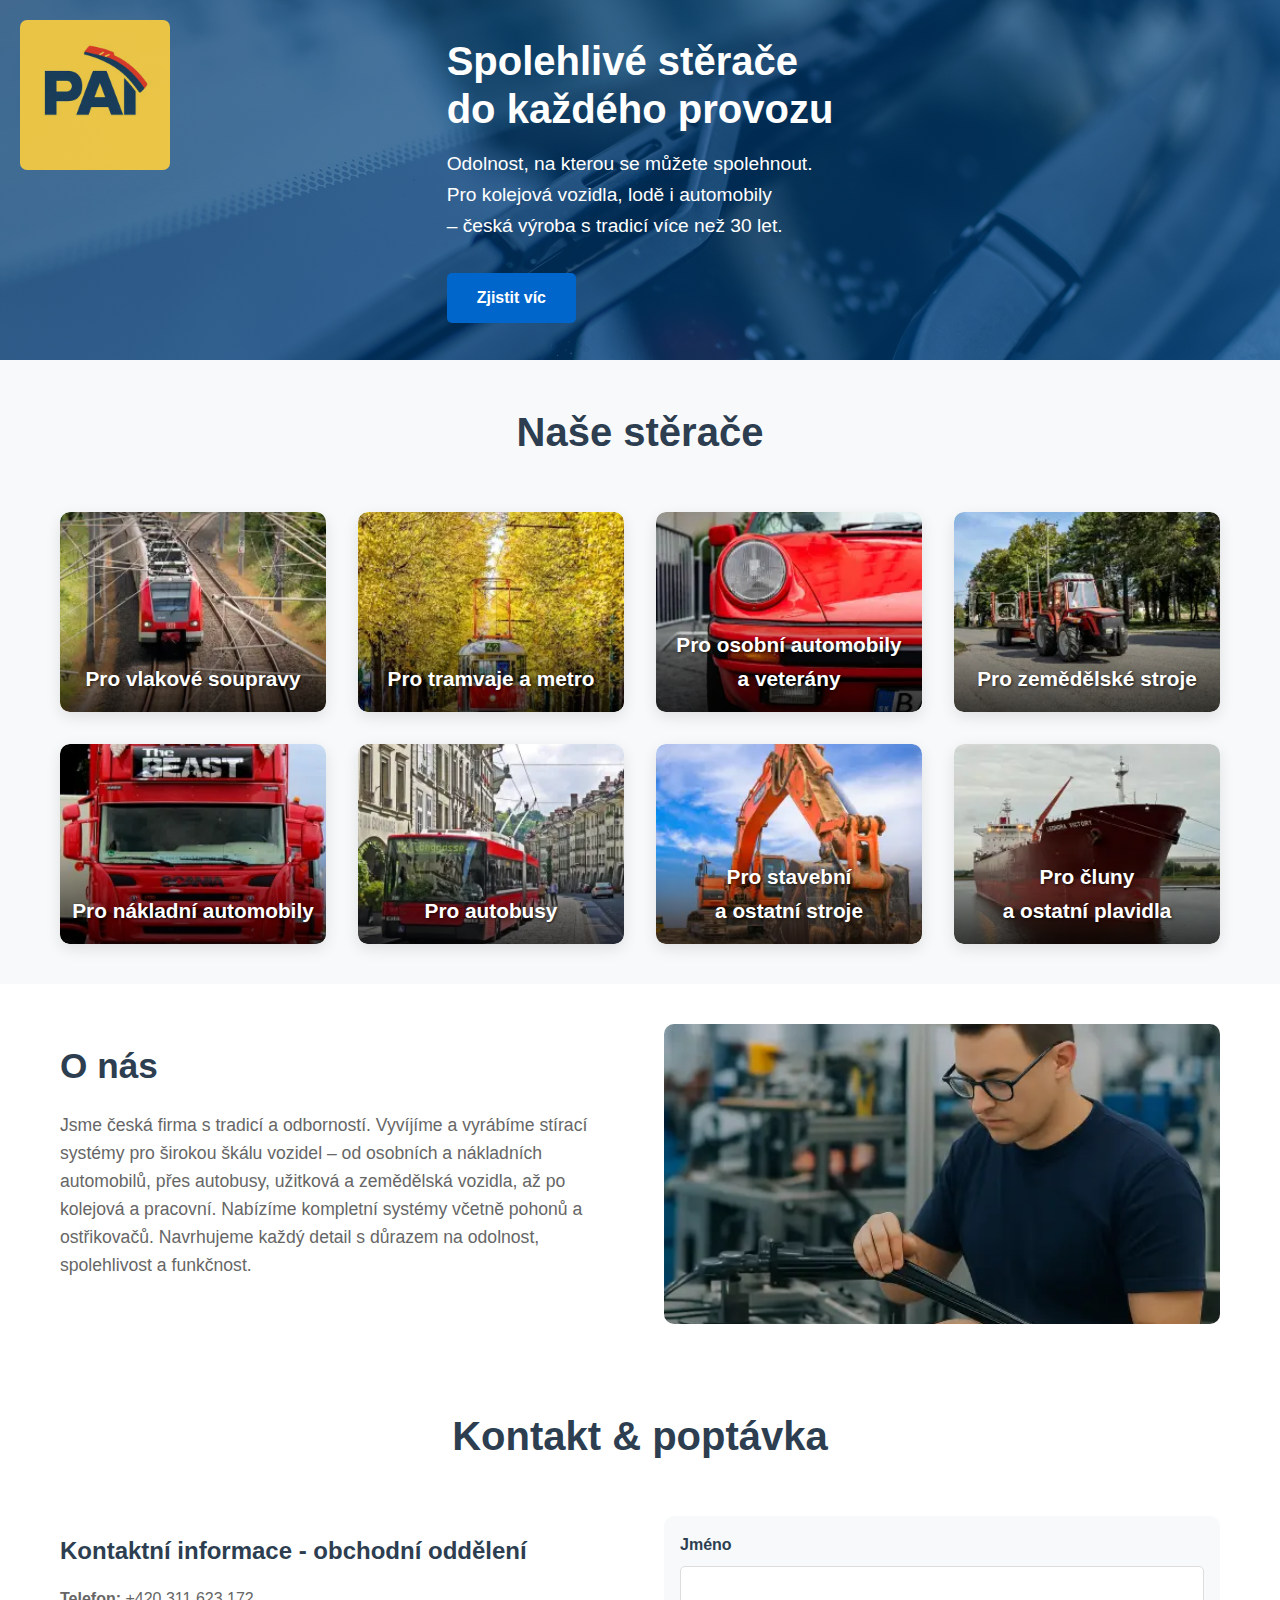
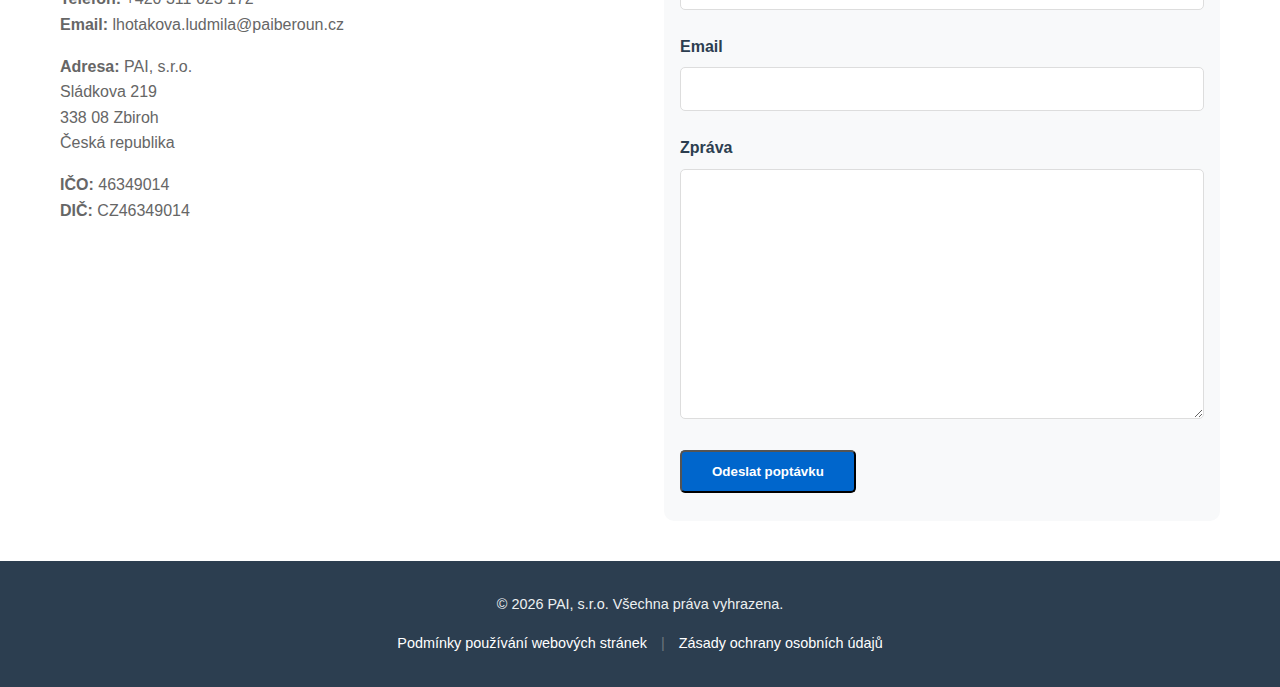
<file: index.htm>
<!DOCTYPE html>
<html lang="cs">
<head>
    <meta charset="UTF-8">
    <meta name="viewport" content="width=device-width, initial-scale=1.0">
    <title>Spolehlivé stěrače do každého provozu</title>
    <link rel="stylesheet" href="style.css">

    <link rel="apple-touch-icon" sizes="180x180" href="/apple-touch-icon.png">
    <link rel="icon" type="image/png" sizes="32x32" href="/favicon-32x32.png">
    <link rel="icon" type="image/png" sizes="16x16" href="/favicon-16x16.png">
    <link rel="manifest" href="/site.webmanifest">
</head>
<!-- Google tag (gtag.js) -->
<script async src="https://www.googletagmanager.com/gtag/js?id=G-D3M64HKCYD"></script>
<script>
  window.dataLayer = window.dataLayer || [];
  function gtag(){dataLayer.push(arguments);}
  gtag('js', new Date());

  gtag('config', 'G-D3M64HKCYD');
</script>
<body>
    <!-- Hero Section -->
    <section class="hero">
        <div class="container">
            <div class="hero-content fade-in">
                <h1>Spolehlivé stěrače <br>do každého provozu</h1>
                <p>Odolnost, na kterou se můžete spolehnout.<br>Pro kolejová vozidla, lodě i automobily<br>– česká výroba s tradicí více než 30 let.</p>
                <a href="#products" class="btn">Zjistit víc</a>
            </div>
        </div>
    </section>

        <section id="products" class="products">
        <div class="container">
            <h2 class="section-title fade-in">Naše stěrače</h2>
            <div class="products-grid">
                <div class="product-card fade-in">
                    <h3>Pro vlakové soupravy</h3>
                </div>
                <div class="product-card fade-in">
                    <h3>Pro tramvaje a metro</h3>
                </div>
                <div class="product-card fade-in">
                    <h3>Pro osobní automobily <br>a veterány</h3>
                </div>
                <div class="product-card fade-in">
                    <h3>Pro zemědělské stroje</h3>
                </div>
                <div class="product-card fade-in">
                    <h3>Pro nákladní automobily</h3>
                </div>
                <div class="product-card fade-in">
                    <h3>Pro autobusy</h3>
                </div>
                <div class="product-card fade-in">
                    <h3>Pro stavební <br>a ostatní stroje</h3>
                </div>
                <div class="product-card fade-in">
                    <h3>Pro čluny <br>a ostatní plavidla</h3>
                </div>
            </div>
        </div>
    </section>

    <!-- Manufacturing Section -->
    <section class="manufacturing">
        <div class="container">
            <div class="manufacturing-content">
                <div class="manufacturing-text fade-in">
                    <h2>O nás</h2>
                    <p>Jsme česká firma s tradicí a odborností. Vyvíjíme a vyrábíme stírací systémy pro širokou škálu vozidel – od osobních a nákladních automobilů, přes autobusy, užitková a zemědělská vozidla, až po kolejová a pracovní. Nabízíme kompletní systémy včetně pohonů a ostřikovačů. Navrhujeme každý detail s důrazem na odolnost, spolehlivost a funkčnost.</p>
                </div>
	    	<div class="manufacturing-image fade-in">
                    </div>
                </div>
            </div>
        </div>
    </section>

    <!-- Contact Section -->
    <section id="contact" class="contact">
        <div class="container">
            <h2 class="section-title fade-in">Kontakt & poptávka</h2>
            <div class="contact-content">
		<div class="contact-info fade-in">
                    <h3>Kontaktní informace - obchodní oddělení</h3>
                    <p><strong>Telefon:</strong> +420 311 623 172<br><strong>Email:</strong> lhotakova.ludmila@paiberoun.cz</p>
                    <p><strong>Adresa:</strong> PAI, s.r.o.<br>Sládkova 219<br>338 08 Zbiroh<br>Česká republika<br></p>
		    <p><strong>IČO:</strong> 46349014<br><strong>DIČ:</strong> CZ46349014</p>

                    
                    <div class="google-map">
                        <iframe src="https://www.google.com/maps/embed?pb=!1m18!1m12!1m3!1d2572.1708182468005!2d13.767116776982025!3d49.85803582984118!2m3!1f0!2f0!3f0!3m2!1i1024!2i768!4f13.1!3m3!1m2!1s0x470b00075feb41e5%3A0x863d8c1f3ad0d113!2sSl%C3%A1dkova%2019%2C%20338%2008%20Zbiroh!5e0!3m2!1sen!2scz!4v1749127744792!5m2!1sen!2scz" width="550" height="250" style="border:0;" allowfullscreen="" loading="lazy" referrerpolicy="no-referrer-when-downgrade"></iframe>
                    </div>
                </div>
                <div class="contact-form fade-in">
                    <form target="_blank" action="https://usebasin.com/f/e46a2d47b48a" method="POST">
                        <div class="form-group">
                            <label for="name">Jméno</label>
                            <input type="text" id="name" name="name" required>
                        </div>
                        <div class="form-group">
                            <label for="email">Email</label>
                            <input type="email" id="email" name="email" required>
                        </div>
                        <div class="form-group">
                            <label for="message">Zpráva</label>
                            <textarea id="message" name="message" required></textarea>
                        </div>
                        <button type="submit" class="btn">Odeslat poptávku</button>
		    <input type="hidden" name="_subject" value="Nová poptávka">
                    </form>
                </div>
            </div>
        </div>
    </section>

    <footer class="site-footer">
        <div class="container">
            <div class="footer-content">
                <p>&copy; <span id="currentYear"></span> PAI, s.r.o. Všechna práva vyhrazena.</p>
                <nav class="footer-nav">
                    <a href="pouzivani.htm">Podmínky používání webových stránek</a>
                    <span>|</span>
                    <a href="osobni_udaje.htm">Zásady ochrany osobních údajů</a>
                </nav>
            </div>
        </div>
    </footer>

    <script>
        document.getElementById('currentYear').textContent = new Date().getFullYear();
    </script>

</body>
</html>
</file>
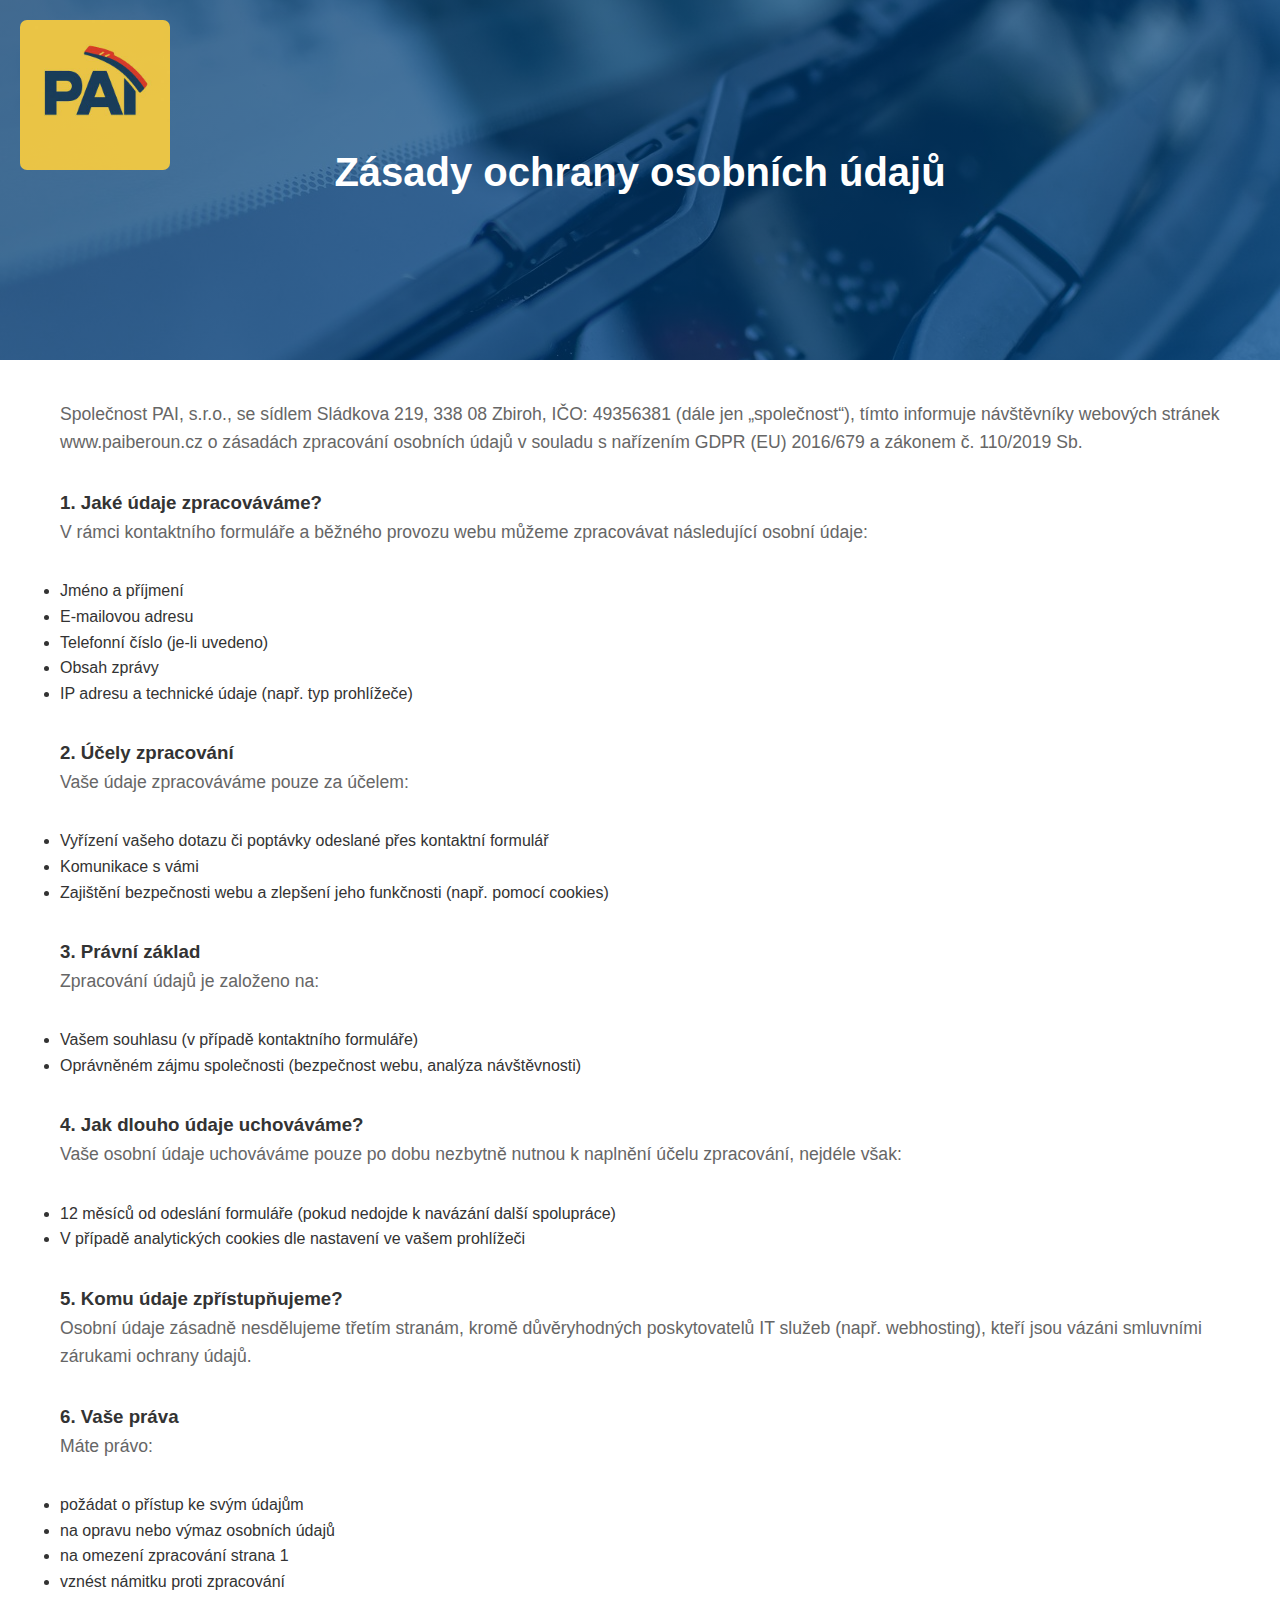
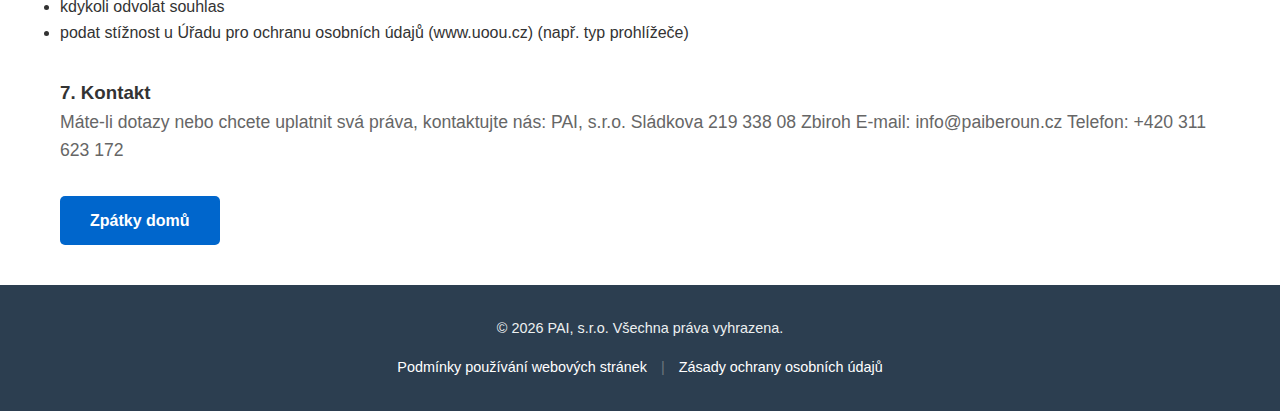
<file: osobni_udaje.htm>
<!DOCTYPE html>
<html lang="cs">
<head>
    <meta charset="UTF-8">
    <meta name="viewport" content="width=device-width, initial-scale=1.0">
    <title>Spolehlivé stěrače do každého provozu</title>
    <link rel="stylesheet" href="style.css">

    <link rel="apple-touch-icon" sizes="180x180" href="/apple-touch-icon.png">
    <link rel="icon" type="image/png" sizes="32x32" href="/favicon-32x32.png">
    <link rel="icon" type="image/png" sizes="16x16" href="/favicon-16x16.png">
    <link rel="manifest" href="/site.webmanifest">
</head>
<!-- Google tag (gtag.js) -->
<script async src="https://www.googletagmanager.com/gtag/js?id=G-D3M64HKCYD"></script>
<script>
  window.dataLayer = window.dataLayer || [];
  function gtag(){dataLayer.push(arguments);}
  gtag('js', new Date());

  gtag('config', 'G-D3M64HKCYD');
</script>
<body>
    <!-- Hero Section -->
    <section class="hero">
        <div class="container">
            <div class="hero-content fade-in">
                <h1>Zásady ochrany osobních údajů</h1>
            </div>
        </div>
    </section>

    <!-- Manufacturing Section -->
    <section class="manufacturing">
        <div class="container">
            <div class="manufacturing-text fade-in">
                <p>Společnost PAI, s.r.o., se sídlem Sládkova 219, 338 08 Zbiroh, IČO: 49356381 (dále jen „společnost“), tímto informuje návštěvníky webových stránek www.paiberoun.cz o zásadách zpracování osobních údajů v souladu s nařízením GDPR (EU) 2016/679 a zákonem č. 110/2019 Sb.</p>
		<h3>1. Jaké údaje zpracováváme?</h3>
		<p>V rámci kontaktního formuláře a běžného provozu webu můžeme zpracovávat následující osobní údaje:
		    <ul>
			<li>Jméno a příjmení</li>
			<li>E-mailovou adresu</li>
			<li>Telefonní číslo (je-li uvedeno)</li>
			<li>Obsah zprávy</li>
			<li>IP adresu a technické údaje (např. typ prohlížeče)</li>
		    </ul>
		</p>
		<h3>2. Účely zpracování</h3>
		<p>Vaše údaje zpracováváme pouze za účelem:
		    <ul>
			<li>Vyřízení vašeho dotazu či poptávky odeslané přes kontaktní formulář</li>
			<li>Komunikace s vámi</li>
			<li>Zajištění bezpečnosti webu a zlepšení jeho funkčnosti (např. pomocí cookies)</li>
		    </ul>
		</p>
		<h3>3. Právní základ</h3>
		<p>Zpracování údajů je založeno na:
		    <ul>
			<li>Vašem souhlasu (v případě kontaktního formuláře)</li>
			<li>Oprávněném zájmu společnosti (bezpečnost webu, analýza návštěvnosti)</li>
		    </ul>
		</p>
		<h3>4. Jak dlouho údaje uchováváme?</h3>
		<p>Vaše osobní údaje uchováváme pouze po dobu nezbytně nutnou k naplnění účelu zpracování, nejdéle však:
		    <ul>
			<li>12 měsíců od odeslání formuláře (pokud nedojde k navázání další spolupráce)</li>
			<li>V případě analytických cookies dle nastavení ve vašem prohlížeči</li>
		    </ul>
		</p>
		<h3>5. Komu údaje zpřístupňujeme?</h3>
		<p>Osobní údaje zásadně nesdělujeme třetím stranám, kromě důvěryhodných poskytovatelů IT služeb (např. webhosting), kteří jsou vázáni smluvními zárukami ochrany údajů.</p>
		<h3>6. Vaše práva</h3>
		<p>Máte právo:
		    <ul>
			<li>požádat o přístup ke svým údajům</li>
			<li>na opravu nebo výmaz osobních údajů</li>
			<li>na omezení zpracování strana 1</li>
			<li>vznést námitku proti zpracování</li>
			<li>kdykoli odvolat souhlas</li>
			<li>podat stížnost u Úřadu pro ochranu osobních údajů (www.uoou.cz) (např. typ prohlížeče)</li>
		    </ul>
		</p>
		<h3>7. Kontakt</h3>
		<p>Máte-li dotazy nebo chcete uplatnit svá práva, kontaktujte nás: PAI, s.r.o. Sládkova 219 338 08 Zbiroh E-mail: info@paiberoun.cz Telefon: +420 311 623 172</p>
		    <a href="https://www.paiberoun.cz" class="btn">Zpátky domů</a>
                </div>
            </div>
        </div>
    </section>

    <footer class="site-footer">
        <div class="container">
            <div class="footer-content">
                <p>&copy; <span id="currentYear"></span> PAI, s.r.o. Všechna práva vyhrazena.</p>
                <nav class="footer-nav">
                    <a href="pouzivani.htm">Podmínky používání webových stránek</a>
                    <span>|</span>
                    <a href="osobni_udaje.htm">Zásady ochrany osobních údajů</a>
                </nav>
            </div>
        </div>
    </footer>

    <script>
        document.getElementById('currentYear').textContent = new Date().getFullYear();
    </script>

</body>
</html>
</file>
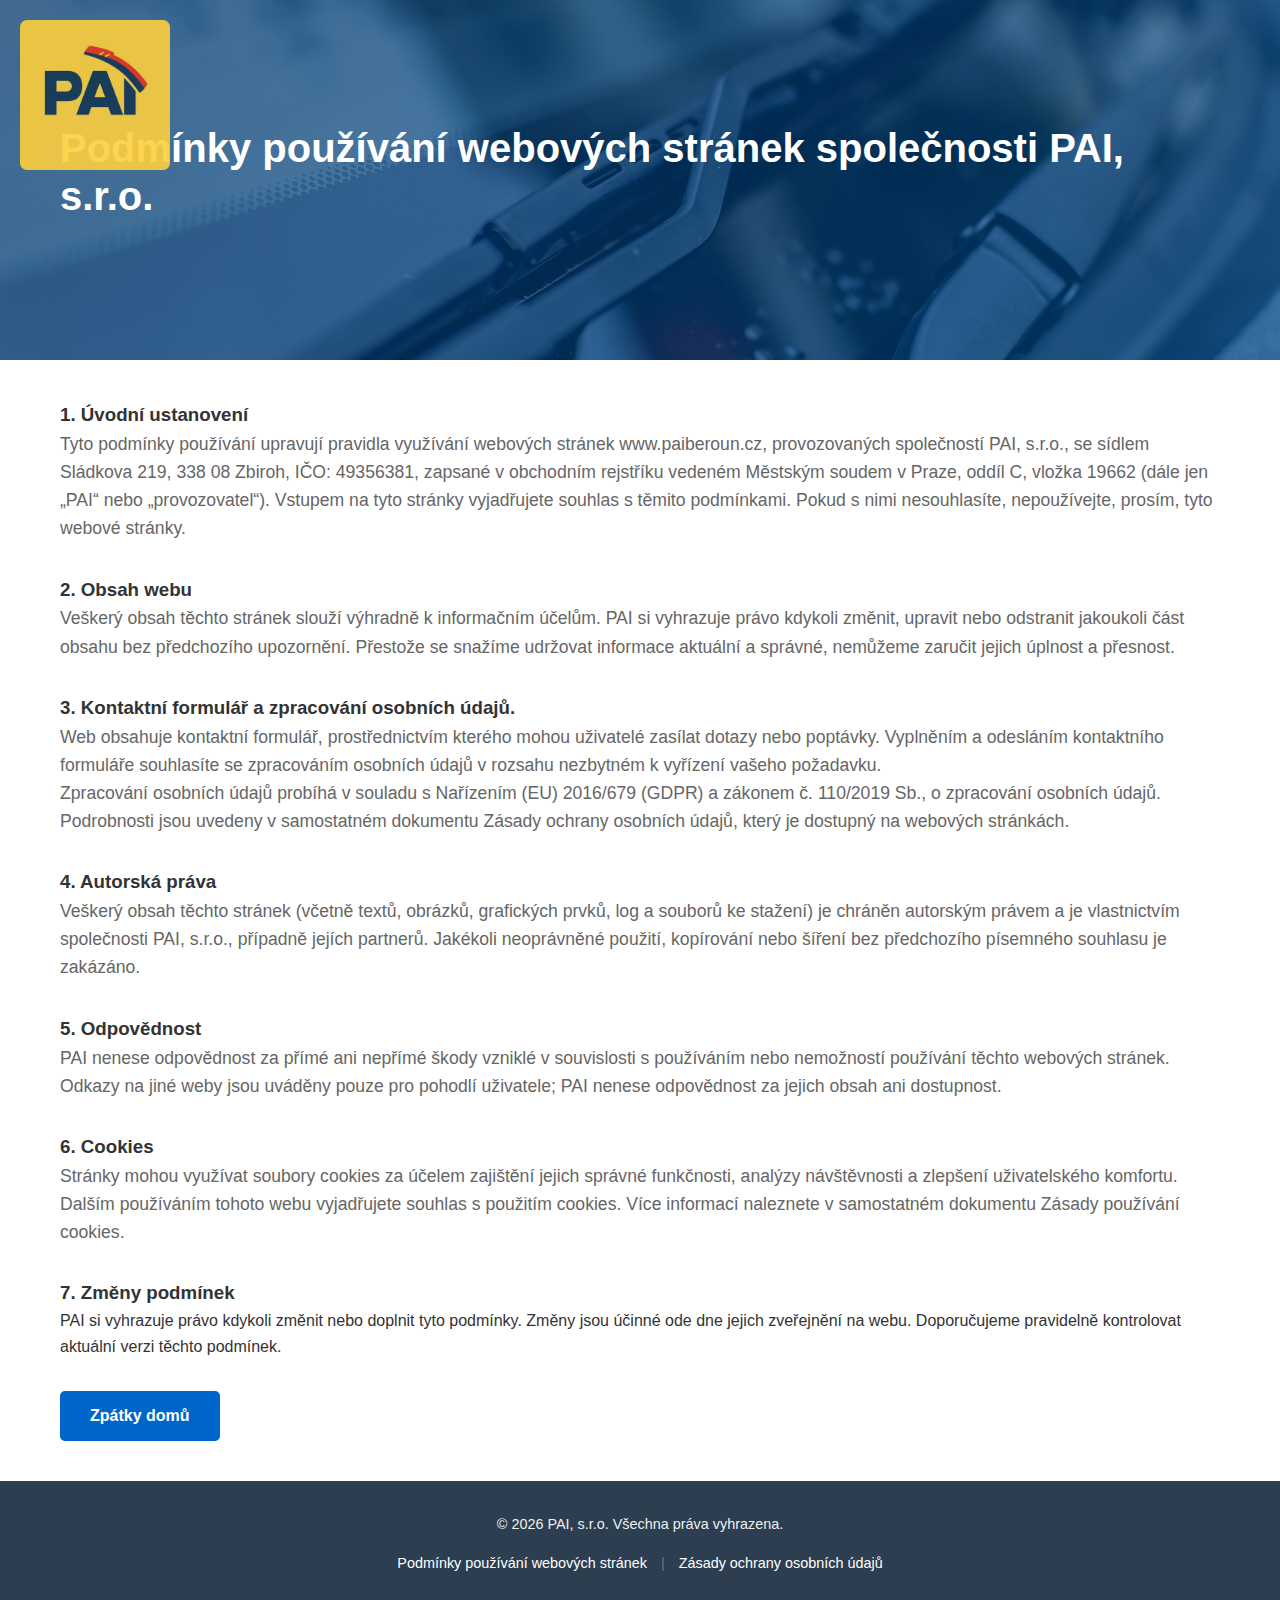
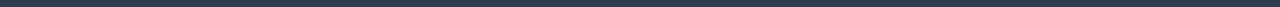
<file: pouzivani.htm>
<!DOCTYPE html>
<html lang="cs">
<head>
    <meta charset="UTF-8">
    <meta name="viewport" content="width=device-width, initial-scale=1.0">
    <title>Spolehlivé stěrače do každého provozu</title>
    <link rel="stylesheet" href="style.css">

    <link rel="apple-touch-icon" sizes="180x180" href="/apple-touch-icon.png">
    <link rel="icon" type="image/png" sizes="32x32" href="/favicon-32x32.png">
    <link rel="icon" type="image/png" sizes="16x16" href="/favicon-16x16.png">
    <link rel="manifest" href="/site.webmanifest">
</head>
<!-- Google tag (gtag.js) -->
<script async src="https://www.googletagmanager.com/gtag/js?id=G-D3M64HKCYD"></script>
<script>
  window.dataLayer = window.dataLayer || [];
  function gtag(){dataLayer.push(arguments);}
  gtag('js', new Date());

  gtag('config', 'G-D3M64HKCYD');
</script>
<body>
    <!-- Hero Section -->
    <section class="hero">
        <div class="container">
            <div class="hero-content fade-in">
                <h1>Podmínky používání webových stránek společnosti PAI, s.r.o.</h1>
            </div>
        </div>
    </section>

    <!-- Manufacturing Section -->
    <section class="manufacturing">
        <div class="container">
            <div class="manufacturing-text fade-in">
		<h3>1. Úvodní ustanovení</h3>
		<p>Tyto podmínky používání upravují pravidla využívání webových stránek www.paiberoun.cz, provozovaných společností PAI, s.r.o., se sídlem Sládkova 219, 338 08 Zbiroh, IČO: 49356381, zapsané v obchodním rejstříku vedeném Městským soudem v Praze, oddíl C, vložka 19662 (dále jen „PAI“ nebo „provozovatel“).
Vstupem na tyto stránky vyjadřujete souhlas s těmito podmínkami. Pokud s nimi nesouhlasíte, nepoužívejte, prosím, tyto webové stránky.</p>
		<h3>2. Obsah webu</h3>
		<p>Veškerý obsah těchto stránek slouží výhradně k informačním účelům. PAI si vyhrazuje právo kdykoli změnit, upravit nebo odstranit jakoukoli část obsahu bez předchozího upozornění. Přestože se snažíme udržovat informace aktuální a správné, nemůžeme zaručit jejich úplnost a přesnost.</p>
		<h3>3. Kontaktní formulář a zpracování osobních údajů.</h3>
		<p>Web obsahuje kontaktní formulář, prostřednictvím kterého mohou uživatelé zasílat dotazy nebo poptávky. Vyplněním a odesláním kontaktního formuláře souhlasíte se zpracováním osobních údajů v rozsahu nezbytném k vyřízení vašeho požadavku.<br>
Zpracování osobních údajů probíhá v souladu s Nařízením (EU) 2016/679 (GDPR) a zákonem č. 110/2019 Sb., o zpracování osobních údajů. Podrobnosti jsou uvedeny v samostatném dokumentu Zásady ochrany osobních údajů, který je dostupný na webových stránkách.</p>
		<h3>4. Autorská práva</h3>
		<p>Veškerý obsah těchto stránek (včetně textů, obrázků, grafických prvků, log a souborů ke stažení) je chráněn autorským právem a je vlastnictvím společnosti PAI, s.r.o., případně jejích partnerů. Jakékoli neoprávněné použití, kopírování nebo šíření bez předchozího písemného souhlasu je zakázáno.</p>
		<h3>5. Odpovědnost</h3>
		<p>PAI nenese odpovědnost za přímé ani nepřímé škody vzniklé v souvislosti s používáním nebo nemožností používání těchto webových stránek. Odkazy na jiné weby jsou uváděny pouze pro pohodlí uživatele; PAI nenese odpovědnost za jejich obsah ani dostupnost.</p>
		<h3>6. Cookies</h3>
		<p>Stránky mohou využívat soubory cookies za účelem zajištění jejich správné funkčnosti, analýzy návštěvnosti a zlepšení uživatelského komfortu. Dalším používáním tohoto webu vyjadřujete souhlas s použitím cookies. Více informací naleznete v samostatném dokumentu Zásady používání cookies.</p>
		<h3>7. Změny podmínek</h3>
PAI si vyhrazuje právo kdykoli změnit nebo doplnit tyto podmínky. Změny jsou účinné ode dne jejich zveřejnění na webu. Doporučujeme pravidelně kontrolovat aktuální verzi těchto podmínek.</p>
		    <a href="https://www.paiberoun.cz" class="btn">Zpátky domů</a>
                </div>
            </div>
        </div>
    </section>

    <footer class="site-footer">
        <div class="container">
            <div class="footer-content">
                <p>&copy; <span id="currentYear"></span> PAI, s.r.o. Všechna práva vyhrazena.</p>
                <nav class="footer-nav">
                    <a href="pouzivani.htm">Podmínky používání webových stránek</a>
                    <span>|</span>
                    <a href="osobni_udaje.htm">Zásady ochrany osobních údajů</a>
                </nav>
            </div>
        </div>
    </footer>

    <script>
        document.getElementById('currentYear').textContent = new Date().getFullYear();
    </script>

</body>
</html>
</file>
<file: style.css>
* {
    margin: 0;
    padding: 0;
    box-sizing: border-box;
}

html {
    scroll-behavior: smooth;
}

body {
    font-family: 'Trebuchet MS', 'Lucida Sans Unicode', 'Lucida Grande', 'Lucida Sans', Arial, sans-serif;
    line-height: 1.6;
    color: #333;
}

.container {
    max-width: 1200px;
    margin: 0 auto;
    padding: 0 20px;
}

/* Header/Hero Section */
.hero {
    background: linear-gradient(135deg, rgba(0, 50, 100, 0.7), rgba(0, 80, 150, 0.6)),
                url('/Images/wiper-2870283_1280.jpg');
    background-size: cover;
    background-position: center;
    height: 40vh;
    display: flex;
    align-items: center;
    color: white;
    position: relative;
}

.hero::before {
    content: '';
    position: absolute;
    top: 20px;
    left: 20px;
    width: 150px;
    height: 150px;
    background: url('/Images/PAI_logo.jpg') no-repeat center;
    background-size: contain;
    opacity: 0.9;
    border-radius: 7px;
}

.hero-content h1 {
    font-size: 2.5rem;
    font-weight: bold;
    margin-bottom: 1rem;
    line-height: 1.2;
}

.hero-content p {
    font-size: 1.2rem;
    margin-bottom: 2rem;
    max-width: 600px;
}

.btn {
    display: inline-block;
    background: #0066cc;
    color: white;
    padding: 12px 30px;
    text-decoration: none;
    border-radius: 5px;
    font-weight: bold;
    transition: background 0.3s ease, transform 0.2s ease;
}

.btn:hover {
    background: #0052a3;
    transform: translateY(-2px);
}

/* Products Section */
.products {
    padding: 40px 0;
    background: #f8f9fa;
}

.section-title {
    font-size: 2.5rem;
    text-align: center;
    margin-bottom: 3rem;
    color: #2c3e50;
}

.products-grid {
    display: grid;
    grid-template-columns: repeat(auto-fit, minmax(250px, 1fr));
    gap: 2rem;
    margin-top: 2rem;
}

.product-card {
    background: white;
    padding: 1px; /* Small padding for the image to stretch almost fully */
    border-radius: 10px;
    text-align: center;
    box-shadow: 0 5px 15px rgba(0,0,0,0.1);
    transition: transform 0.3s ease, box-shadow 0.3s ease;
    cursor: pointer;
    position: relative; /* Needed for overlay/text positioning */
    overflow: hidden; /* Ensures background image doesn't bleed out of rounded corners */
    min-height: 200px; /* Give the card a minimum height to display image */
    display: flex; /* To vertically center the title */
    align-items: flex-end; /* Align title to the bottom */
    justify-content: center; /* Center title horizontally */
}

.product-card:hover {
    transform: translateY(-5px);
    box-shadow: 0 15px 30px rgba(0,0,0,0.15);
}

.product-card h3 {
    font-size: 1.3rem;
    margin-bottom: 1rem; /* Adjust margin for bottom alignment */
    color: white; /* Changed text color to white for better contrast on images */
    z-index: 2; /* Ensure text is above the overlay */
    position: relative; /* To ensure z-index works */
    text-shadow: 1px 1px 3px rgba(0,0,0,0.7); /* Add text shadow for readability */
}

/* Add a pseudo-element for background image and overlay */
.product-card::before {
    content: '';
    position: absolute;
    top: 0;
    left: 0;
    width: 100%;
    height: 100%;
    background-size: cover;
    background-position: center;
    transition: transform 0.3s ease;
    z-index: 1; /* Place below text */
    border-radius: 9px; /* Match product-card border-radius minus padding */
}

.product-card:hover::before {
    transform: scale(1.03); /* Slight zoom on hover */
}

/* Dark overlay for text readability */
.product-card::after {
    content: '';
    position: absolute;
    top: 0;
    left: 0;
    width: 100%;
    height: 100%;
    background: linear-gradient(to top, rgba(0,0,0,0.7) 0%, rgba(0,0,0,0) 50%); /* Gradient for better text readability at the bottom */
    border-radius: 9px; /* Match product-card border-radius minus padding */
    z-index: 1; /* Place below text */
}

/* Assign specific background images using nth-child */
.product-card:nth-child(1)::before {
    background-image: url('/Images/train_sq.webp');
}
.product-card:nth-child(2)::before {
    background-image: url('/Images/tram_sq.webp');
}
.product-card:nth-child(3)::before {
    background-image: url('/Images/car_sq.webp');
}
.product-card:nth-child(4)::before {
    background-image: url('/Images/tractor_sq.webp');
}
.product-card:nth-child(5)::before {
    background-image: url('/Images/truck_sq.webp');
}
.product-card:nth-child(6)::before {
    background-image: url('/Images/bus_sq.webp');
}
.product-card:nth-child(7)::before {
    background-image: url('/Images/bulldozer_sq.webp');
}
.product-card:nth-child(8)::before {
    background-image: url('/Images/ship_sq.webp');
}

/* Manufacturing Section */
.manufacturing {
    padding: 40px 0;
    background: white;
}

.manufacturing-content {
    display: grid;
    grid-template-columns: 1fr 1fr;
    gap: 3rem;
    align-items: center;
}

.manufacturing-text h2 {
    font-size: 2.2rem;
    margin-bottom: 1.0rem;
    margin-top: 0.1rem;
    color: #2c3e50;
}

.manufacturing-text p {
    font-size: 1.1rem;
    margin-bottom: 2rem;
    color: #666;
}

.manufacturing-image {
    background: url('/Images/Worker2a.webp') no-repeat center center; /* NEW: Use background image */
    background-size: cover; /* NEW: Ensure image covers the area */
    height: 300px;
    border-radius: 10px;
    display: flex;
    align-items: center;
    justify-content: center;
    position: relative;
    overflow: hidden;
}

/* Clients Section */
.clients {
    padding: 40px 0;
    background: #f8f9fa;
}

.clients-content {
    text-align: center;
}

.clients-subtitle {
    font-size: 1.2rem;
    color: #666;
    margin-bottom: 3rem;
}

.clients-logos {
    display: flex;
    justify-content: center;
    align-items: center;
    gap: 4rem;
    flex-wrap: wrap;
}

.client-logo {
    height: 60px;
    background: #2c3e50;
    border-radius: 5px;
    display: flex;
    align-items: center;
    justify-content: center;
    color: white;
    font-weight: bold;
    font-size: 1.2rem;
    padding: 0 2rem;
    opacity: 0.8;
    transition: opacity 0.3s ease;
}

.client-logo:hover {
    opacity: 1;
}

/* Contact Section */
.contact {
    padding: 40px 0;
    background: white;
}

.contact-content {
    display: grid;
    grid-template-columns: 1fr 1fr;
    gap: 3rem;
}

.contact-form {
    background: #f8f9fa;
    padding: 1rem;
    border-radius: 10px;
}

.form-group {
    margin-bottom: 1.5rem;
}

.form-group label {
    display: block;
    margin-bottom: 0.5rem;
    font-weight: bold;
    color: #2c3e50;
}

.form-group input,
.form-group textarea {
    width: 100%;
    padding: 12px;
    border: 1px solid #ddd;
    border-radius: 5px;
    font-size: 1rem;
}

.form-group textarea {
    height: 250px;
    resize: vertical;
}

.contact-info {
    padding: 1rem 0;
}

.contact-info h3 {
    font-size: 1.5rem;
    margin-bottom: 1rem;
    color: #2c3e50;
}

.contact-info p {
    margin-bottom: 1rem;
    color: #666;
}

.google-map {
    margin-top: 2rem;
    border-radius: 10px; 
    overflow: hidden; 
}

.google-map iframe {
    display: block; 
}

/* Responsive Design */
@media (max-width: 768px) {
    .hero-content h1 {
        font-size: 2rem;
    }

    .manufacturing-content,
    .contact-content {
        grid-template-columns: 1fr;
    }

    .clients-logos {
        gap: 2rem;
    }

    .section-title {
        font-size: 2rem;
    }
}

/* Animations */
@keyframes fadeInUp {
    from {
        opacity: 0;
        transform: translateY(30px);
    }
    to {
        opacity: 1;
        transform: translateY(0);
    }
}

.fade-in {
    animation: fadeInUp 0.8s ease-out;
}

/* Footer Section */
.site-footer {
    background-color: #2c3e50; /* Dark, professional color */
    color: #ecf0f1;           /* Light text color for contrast */
    padding: 2rem 0;
    text-align: center;
    font-size: 0.9rem;
}

.footer-content p {
    margin-bottom: 1rem;
}

.footer-nav a {
    color: #ffffff; /* White color for links */
    text-decoration: none;
    margin: 0 10px;
    transition: text-decoration 0.3s ease;
}

.footer-nav a:hover {
    text-decoration: underline; /* Underline on hover for clarity */
}

.footer-nav span {
    color: #6c757d; /* Muted color for the separator */
}

/* Responsive adjustment for the footer */
@media (max-width: 768px) {
    .footer-nav a {
        display: block;
        margin: 5px 0;
    }
    .footer-nav span {
        display: none; /* Hide the separator on small screens */
    }
}
</file>
